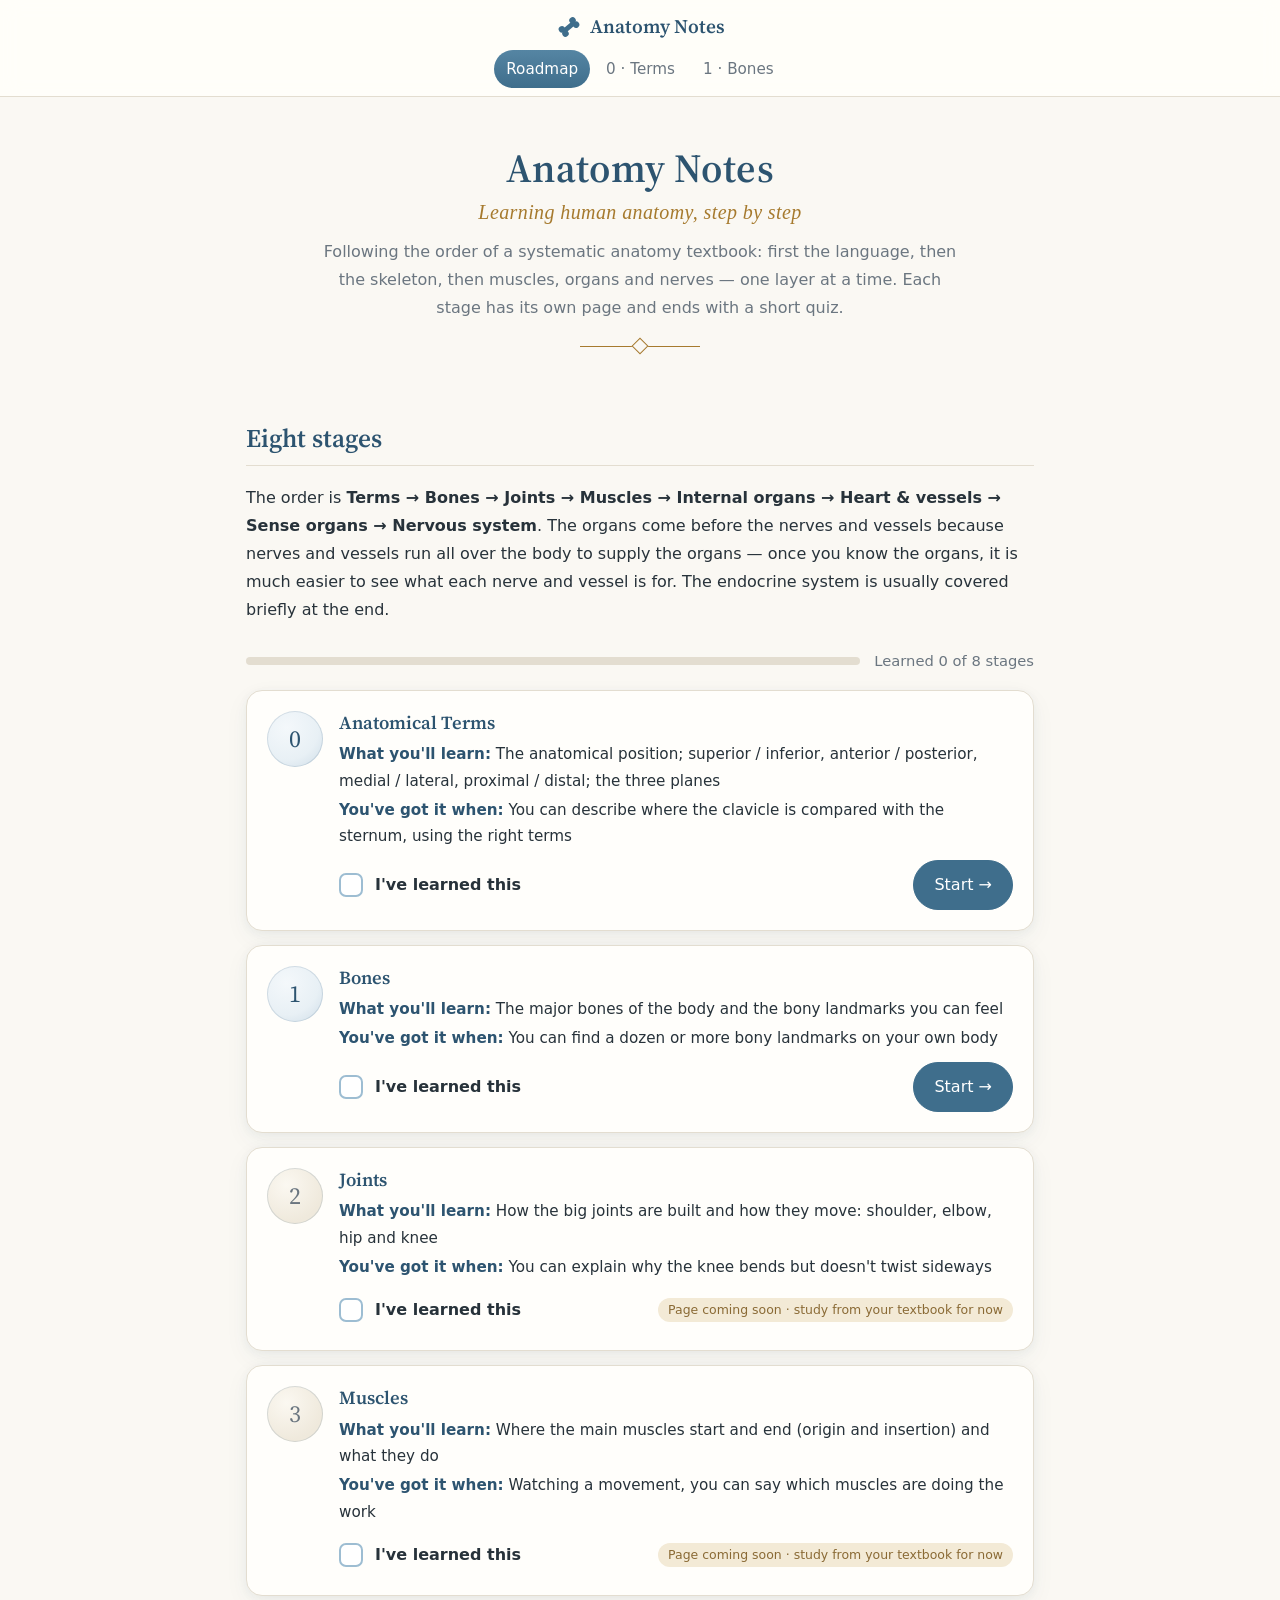
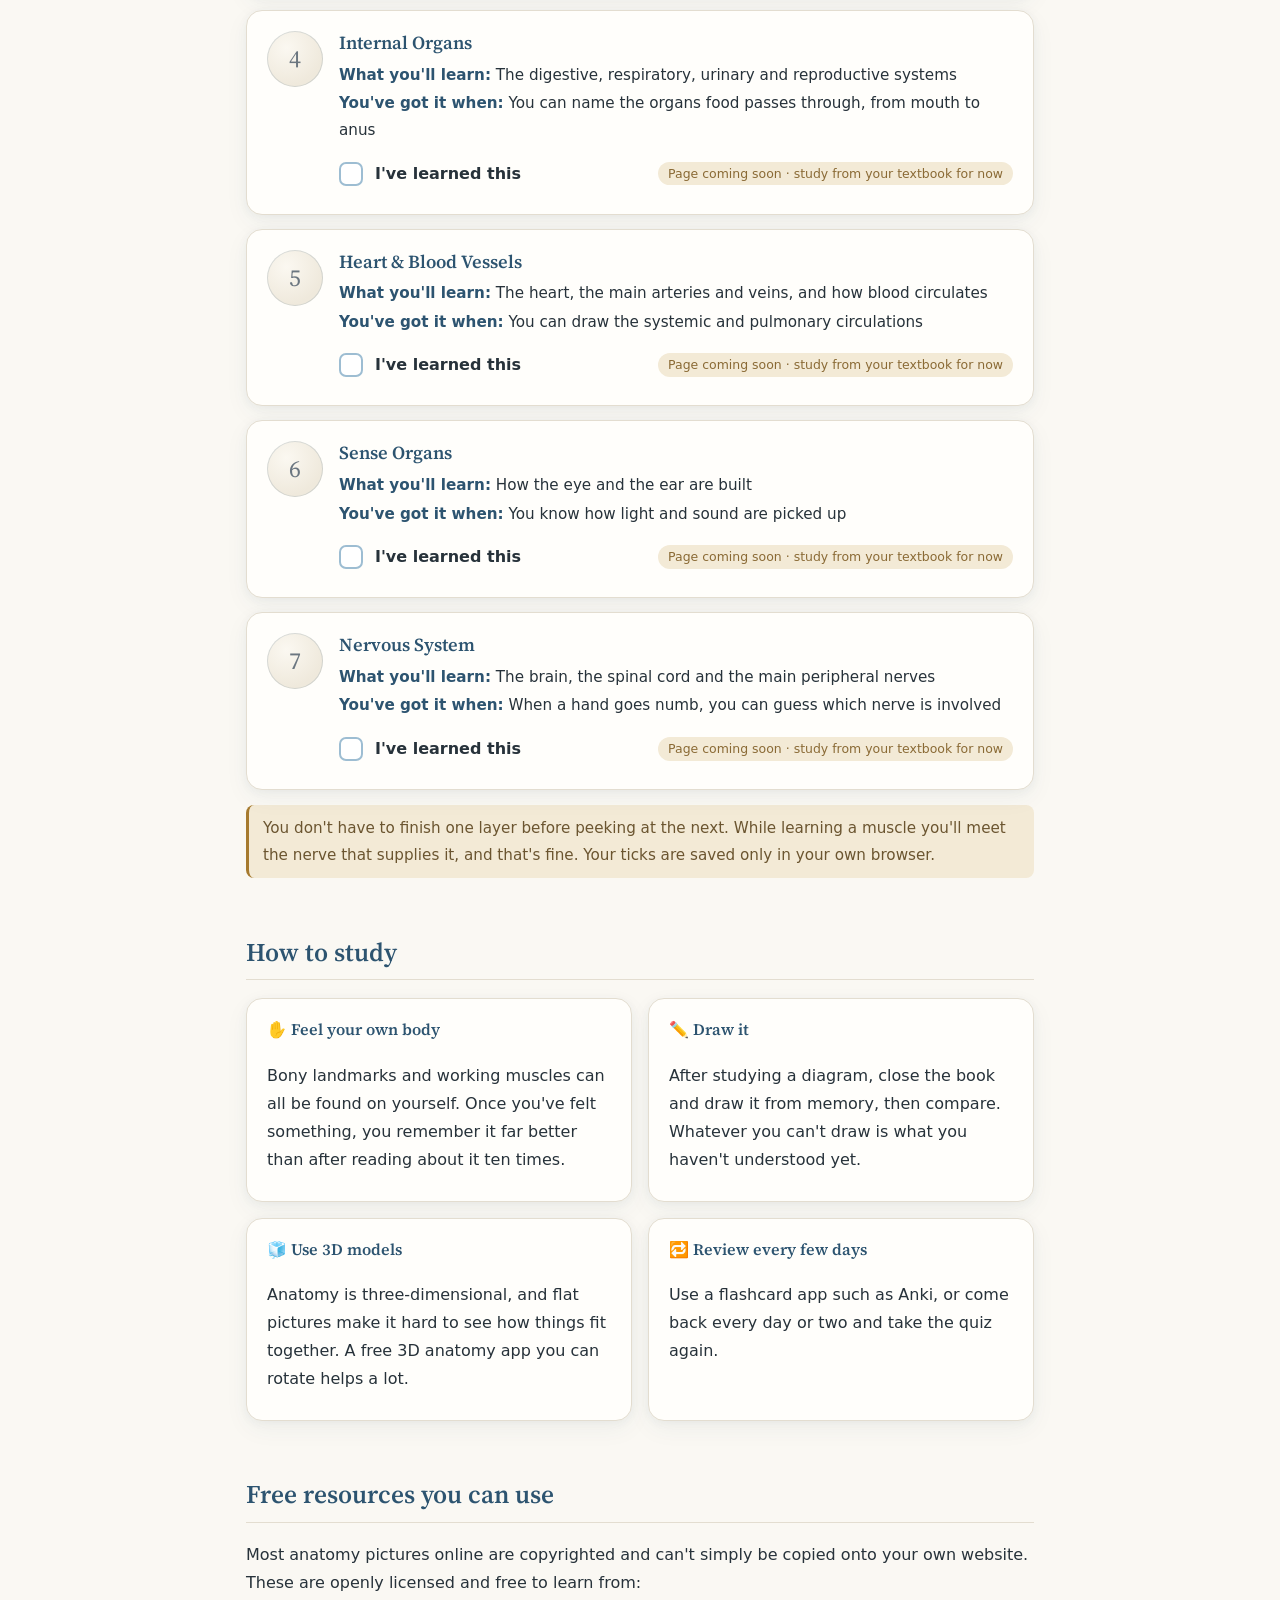
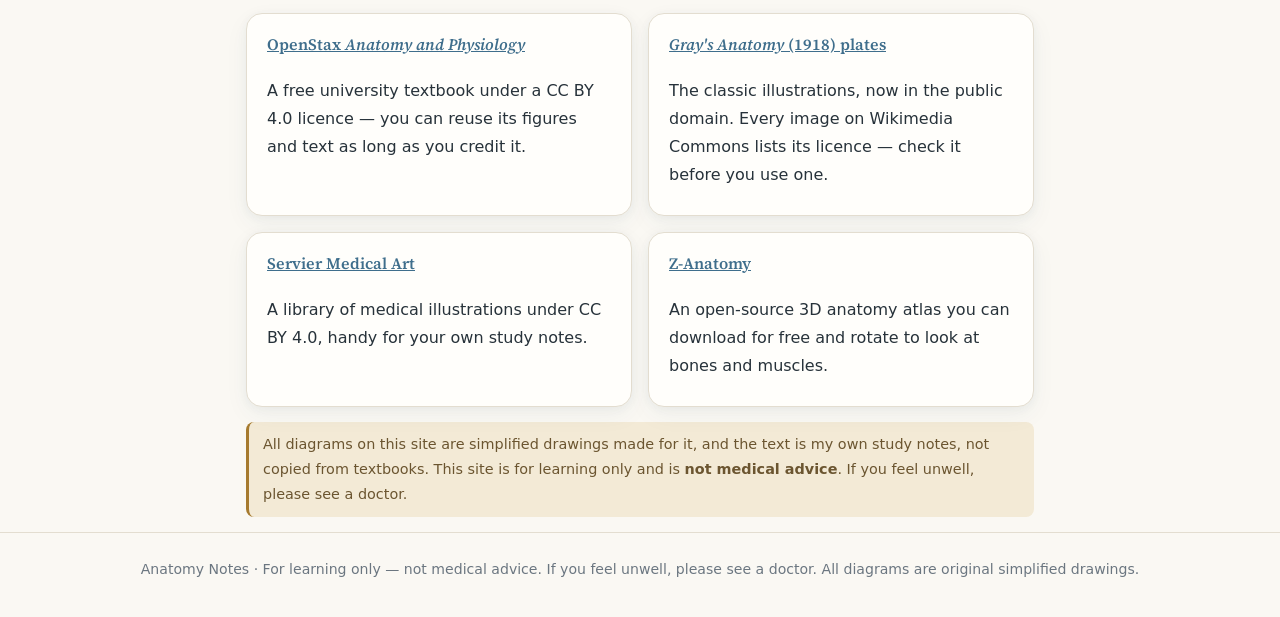
<file: index.html>
<!doctype html>
<html lang="en">
<head>
<meta charset="utf-8">
<meta name="viewport" content="width=device-width, initial-scale=1">
<title>Anatomy Notes · Learning anatomy step by step</title>
<meta name="description" content="Learn human anatomy step by step, following the order of a systematic anatomy textbook: terms, bones, joints, muscles, organs, vessels, sense organs and nerves. Each stage has its own page and a quiz.">
<link rel="icon" href="images/favicon.svg" type="image/svg+xml">
<link rel="preconnect" href="https://fonts.googleapis.com">
<link rel="preconnect" href="https://fonts.gstatic.com" crossorigin>
<link href="https://fonts.googleapis.com/css2?family=Source+Serif+4:opsz,wght@8..60,400;8..60,600&display=swap" rel="stylesheet">
<link rel="stylesheet" href="css/style.css">
</head>
<body>
<header class="site-header">
  <div class="wrap">
    <a class="logo" href="index.html"><svg class="logo-mark" viewBox="0 0 32 32" aria-hidden="true"><g fill="#3f6e8c" transform="rotate(-40 16 16)"><rect x="8" y="13" width="16" height="6" rx="2"/><circle cx="7.5" cy="12.6" r="4"/><circle cx="7.5" cy="19.4" r="4"/><circle cx="24.5" cy="12.6" r="4"/><circle cx="24.5" cy="19.4" r="4"/></g></svg>Anatomy Notes</a>
    <nav class="nav">
      <a href="index.html" class="active">Roadmap</a>
      <a href="terms.html">0 · Terms</a>
      <a href="bones.html">1 · Bones</a>
    </nav>
  </div>
</header>

<main class="wrap narrow">
  <section class="page-hero">
    <h1>Anatomy Notes<span class="en">Learning human anatomy, step by step</span></h1>
    <p>Following the order of a systematic anatomy textbook: first the language, then the skeleton, then muscles, organs and nerves — one layer at a time. Each stage has its own page and ends with a short quiz.</p>
    <div class="divider"></div>
  </section>

  <section class="section">
    <h2>Eight stages</h2>
    <p>The order is <b>Terms → Bones → Joints → Muscles → Internal organs → Heart &amp; vessels → Sense organs → Nervous system</b>. The organs come before the nerves and vessels because nerves and vessels run all over the body to supply the organs — once you know the organs, it is much easier to see what each nerve and vessel is for. The endocrine system is usually covered briefly at the end.</p>
    <div class="check-top">
      <div class="progress"><span id="st-bar"></span></div>
      <span id="st-done" style="color:var(--muted);font-size:.92rem"></span>
    </div>
    <div class="stages" id="stages"></div>
    <p class="note">You don't have to finish one layer before peeking at the next. While learning a muscle you'll meet the nerve that supplies it, and that's fine. Your ticks are saved only in your own browser.</p>
  </section>

  <section class="section">
    <h2>How to study</h2>
    <div class="grid2">
      <div class="card"><h4>✋ Feel your own body</h4><p>Bony landmarks and working muscles can all be found on yourself. Once you've felt something, you remember it far better than after reading about it ten times.</p></div>
      <div class="card"><h4>✏️ Draw it</h4><p>After studying a diagram, close the book and draw it from memory, then compare. Whatever you can't draw is what you haven't understood yet.</p></div>
      <div class="card"><h4>🧊 Use 3D models</h4><p>Anatomy is three-dimensional, and flat pictures make it hard to see how things fit together. A free 3D anatomy app you can rotate helps a lot.</p></div>
      <div class="card"><h4>🔁 Review every few days</h4><p>Use a flashcard app such as Anki, or come back every day or two and take the quiz again.</p></div>
    </div>
  </section>

  <section class="section">
    <h2>Free resources you can use</h2>
    <p>Most anatomy pictures online are copyrighted and can't simply be copied onto your own website. These are openly licensed and free to learn from:</p>
    <div class="grid2">
      <div class="card"><h4><a href="https://openstax.org/details/books/anatomy-and-physiology-2e" target="_blank" rel="noopener">OpenStax <i>Anatomy and Physiology</i></a></h4><p>A free university textbook under a CC BY 4.0 licence — you can reuse its figures and text as long as you credit it.</p></div>
      <div class="card"><h4><a href="https://commons.wikimedia.org/wiki/Category:Gray%27s_Anatomy_plates" target="_blank" rel="noopener"><i>Gray's Anatomy</i> (1918) plates</a></h4><p>The classic illustrations, now in the public domain. Every image on Wikimedia Commons lists its licence — check it before you use one.</p></div>
      <div class="card"><h4><a href="https://smart.servier.com/" target="_blank" rel="noopener">Servier Medical Art</a></h4><p>A library of medical illustrations under CC BY 4.0, handy for your own study notes.</p></div>
      <div class="card"><h4><a href="https://www.z-anatomy.com/" target="_blank" rel="noopener">Z-Anatomy</a></h4><p>An open-source 3D anatomy atlas you can download for free and rotate to look at bones and muscles.</p></div>
    </div>
    <p class="note disclaimer">All diagrams on this site are simplified drawings made for it, and the text is my own study notes, not copied from textbooks. This site is for learning only and is <b>not medical advice</b>. If you feel unwell, please see a doctor.</p>
  </section>
</main>

<footer class="site-footer">
  <div class="wrap">Anatomy Notes · For learning only — not medical advice. If you feel unwell, please see a doctor. All diagrams are original simplified drawings.</div>
</footer>
<script src="js/common.js"></script>
<script src="js/roadmap.js"></script>
<script>var a=document.querySelector(".nav .active");if(a)a.parentNode.scrollLeft=a.offsetLeft-a.parentNode.offsetWidth/2+a.offsetWidth/2;</script>
</body>
</html>
</file>
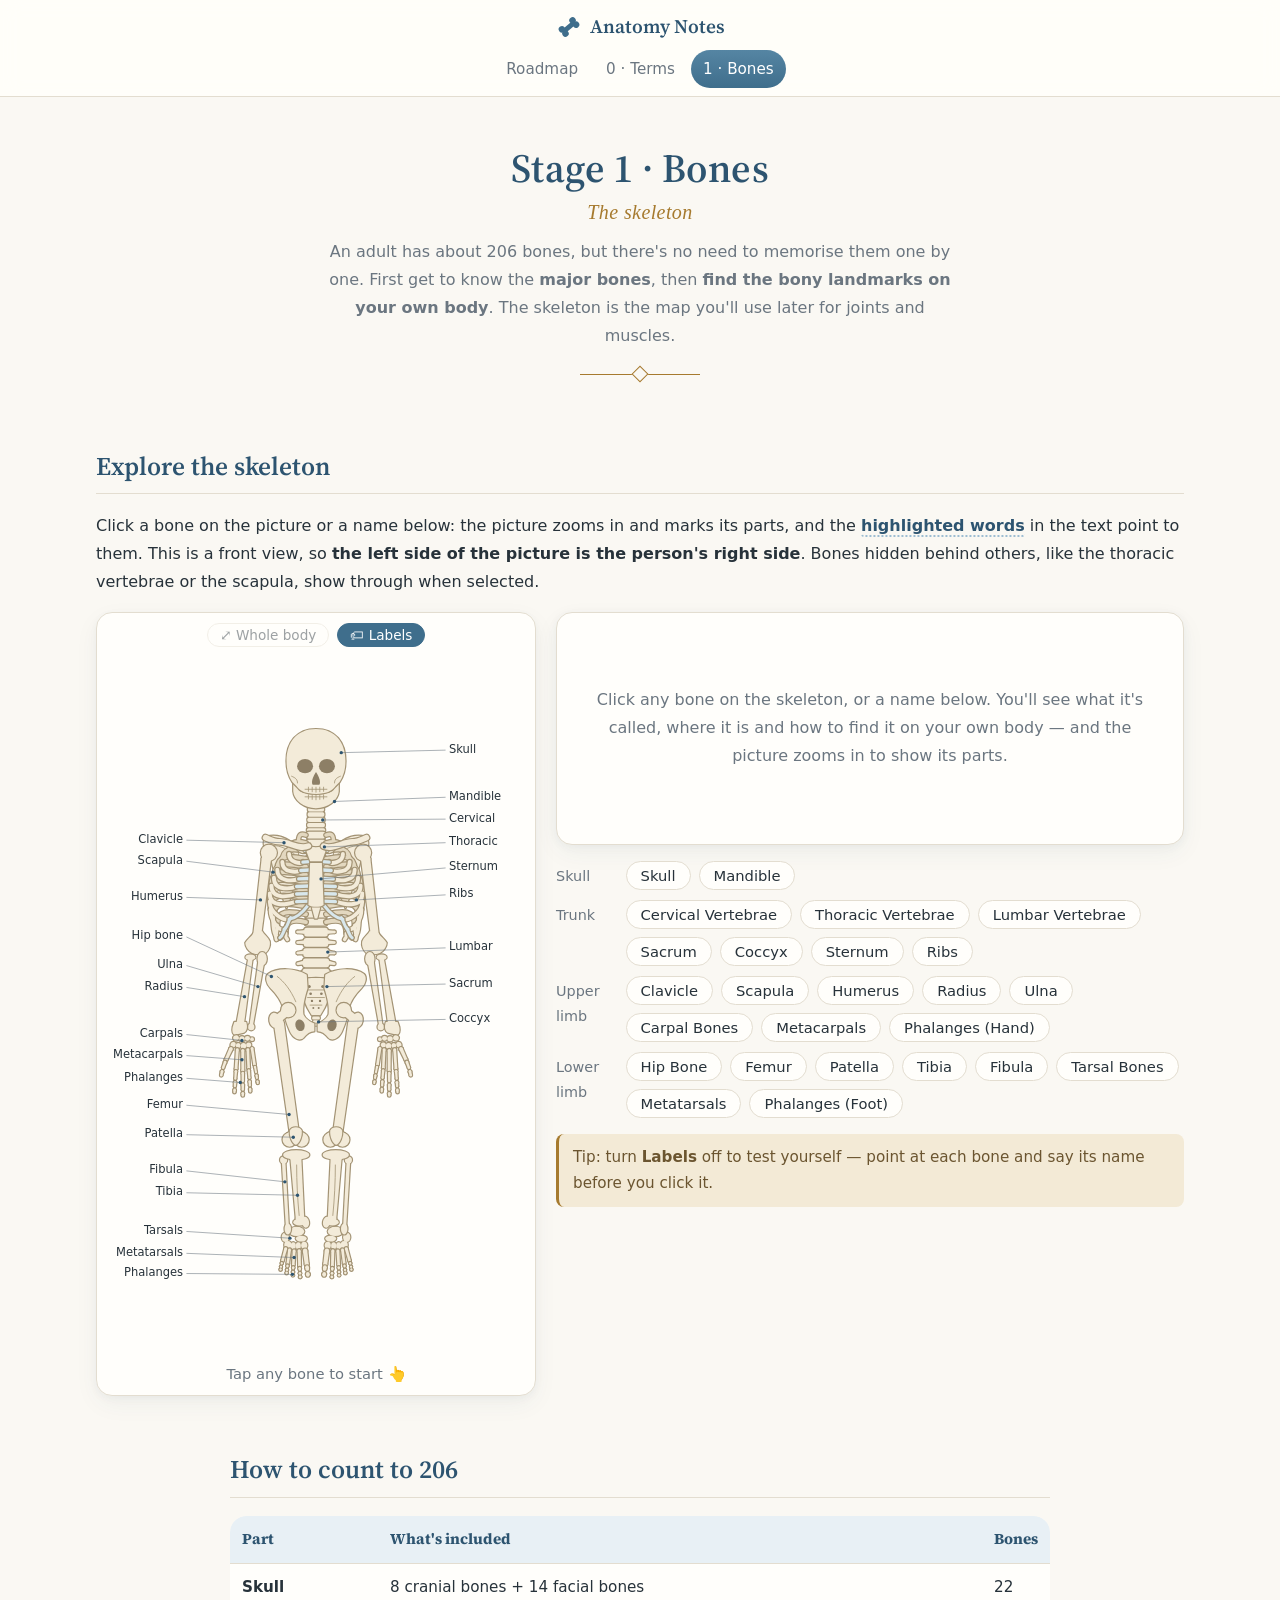
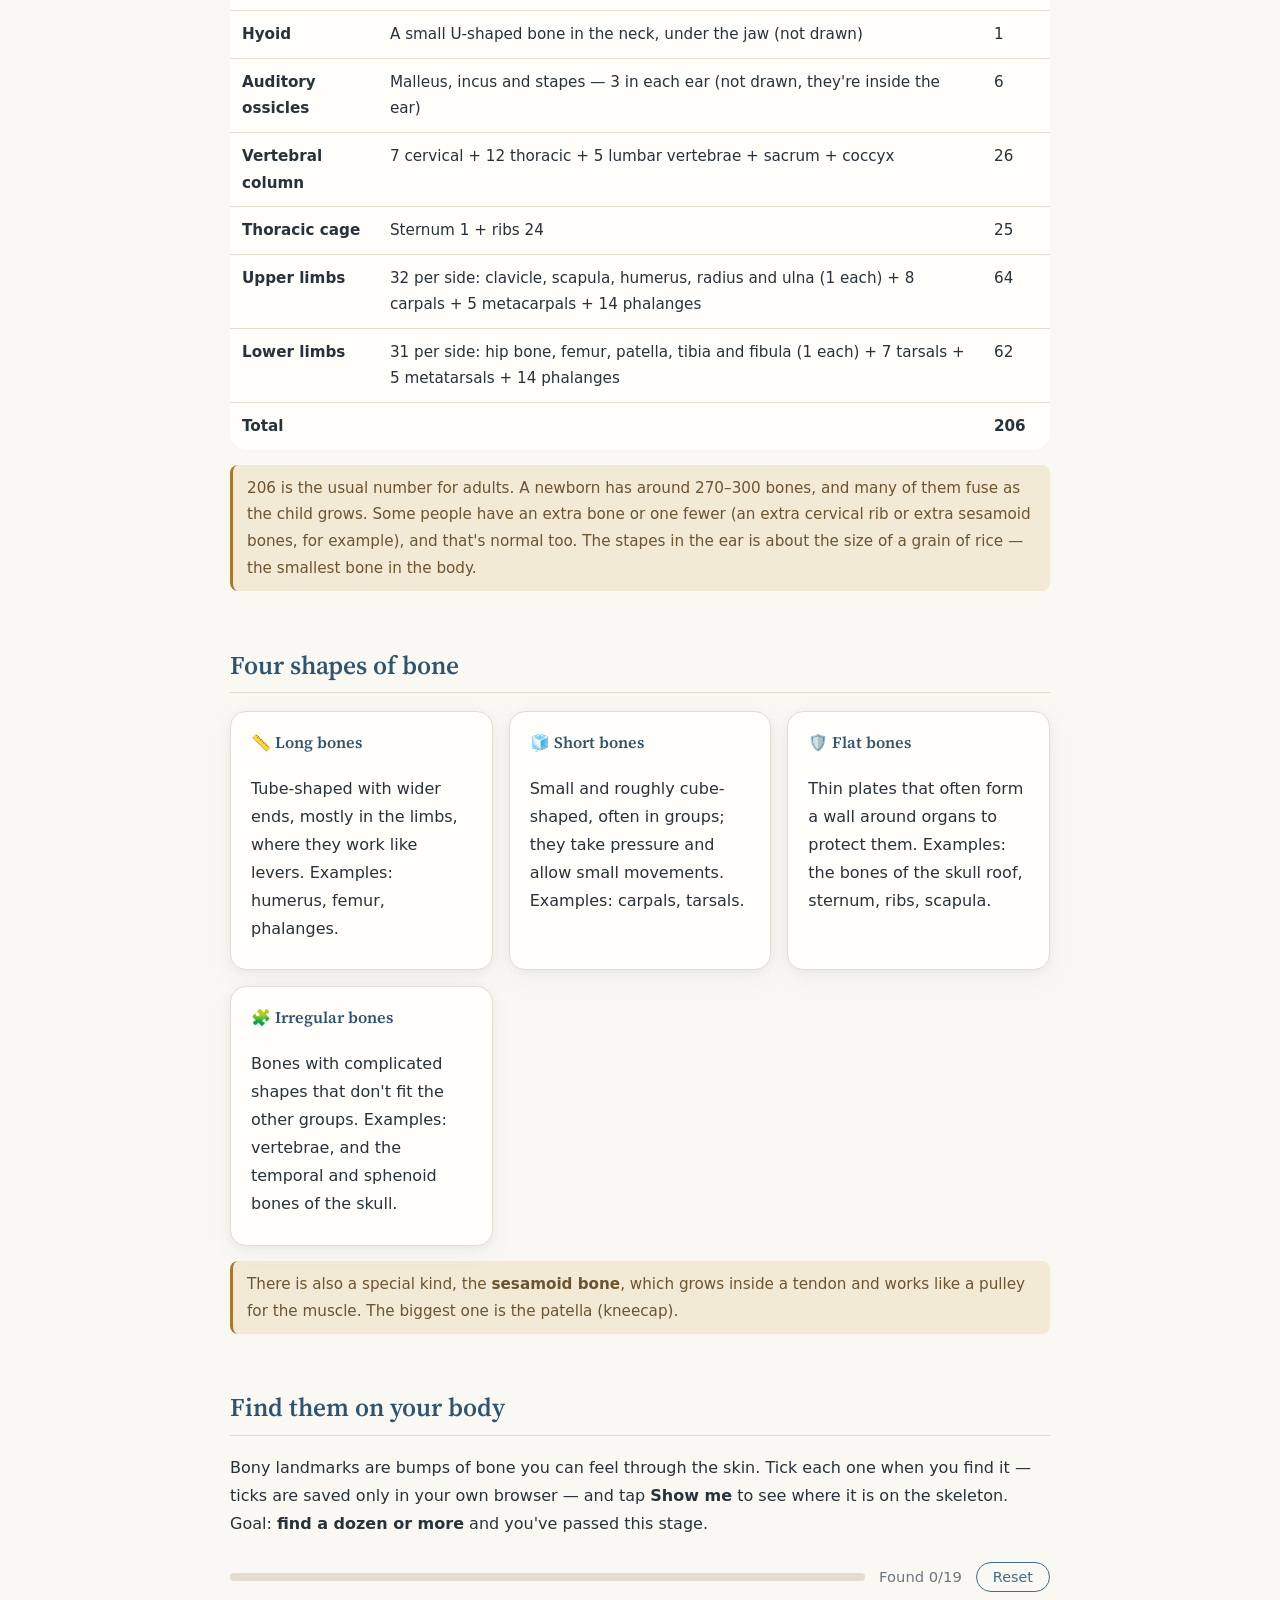
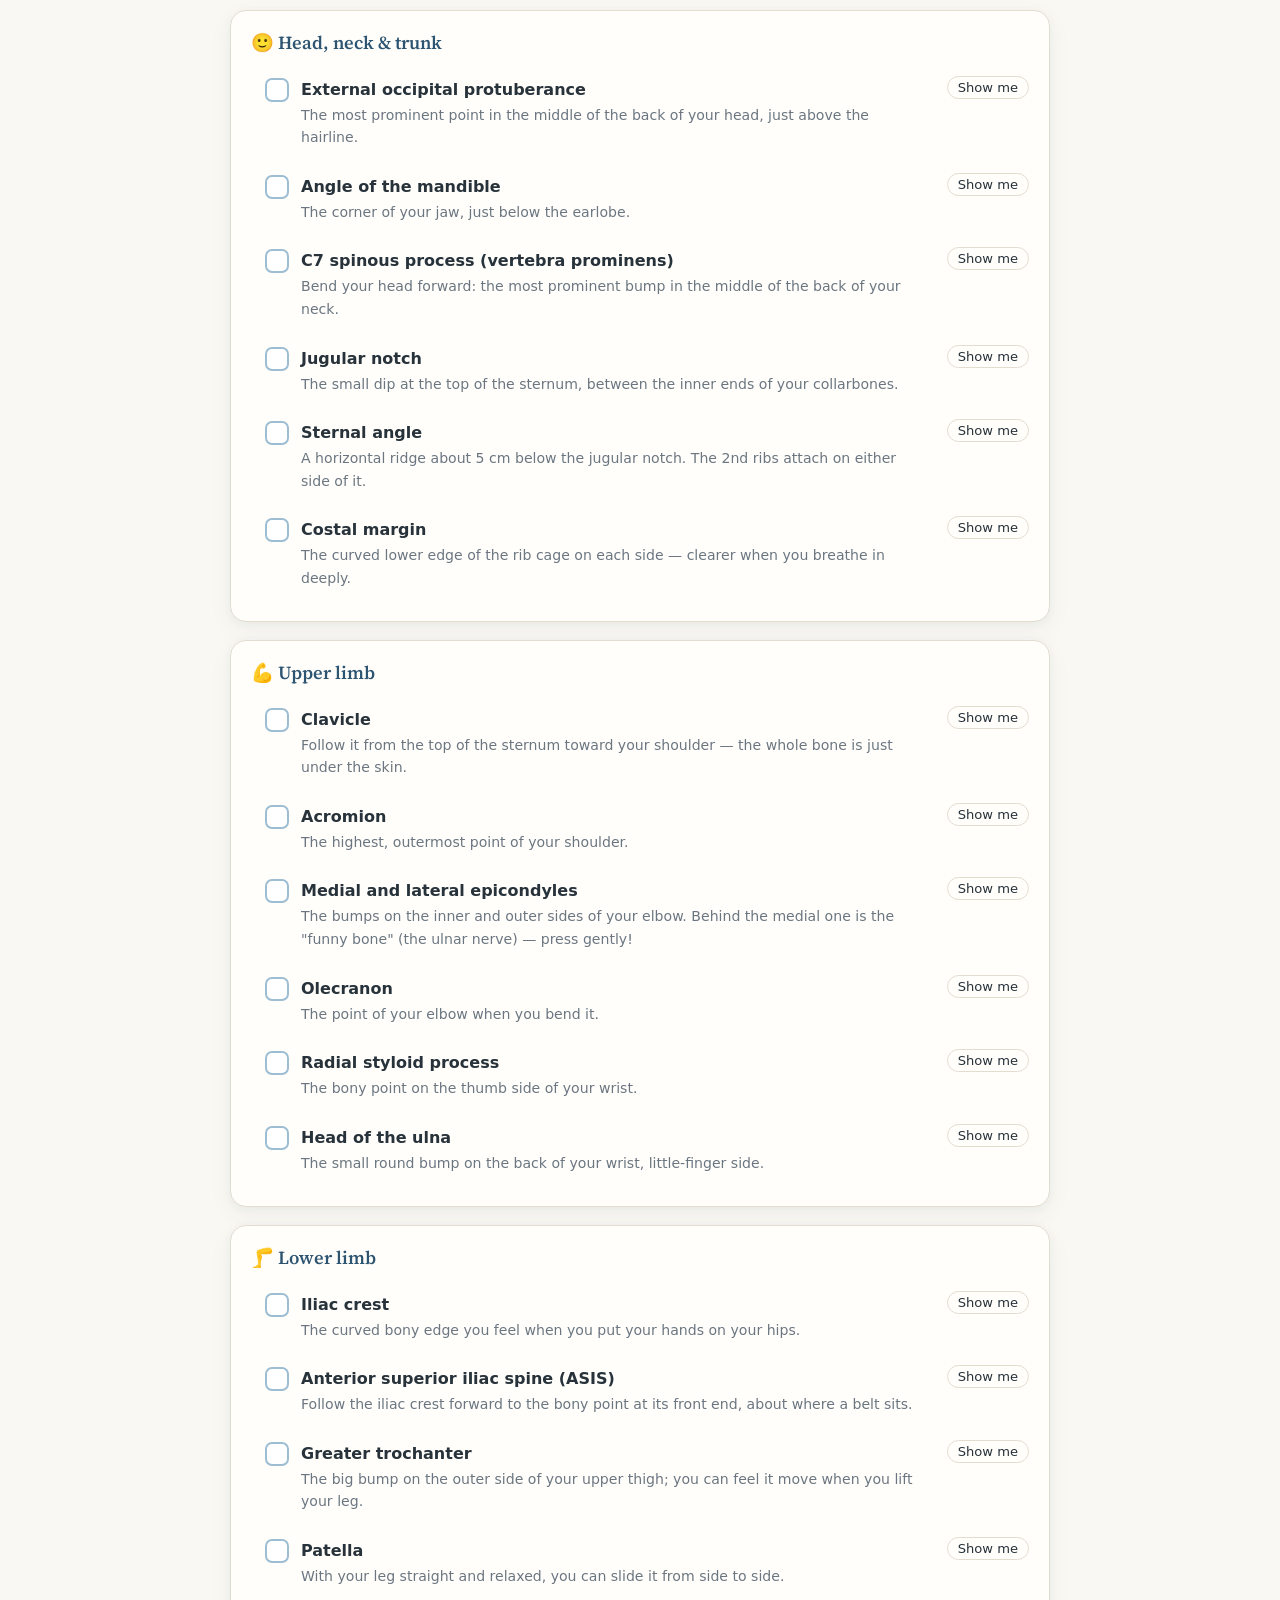
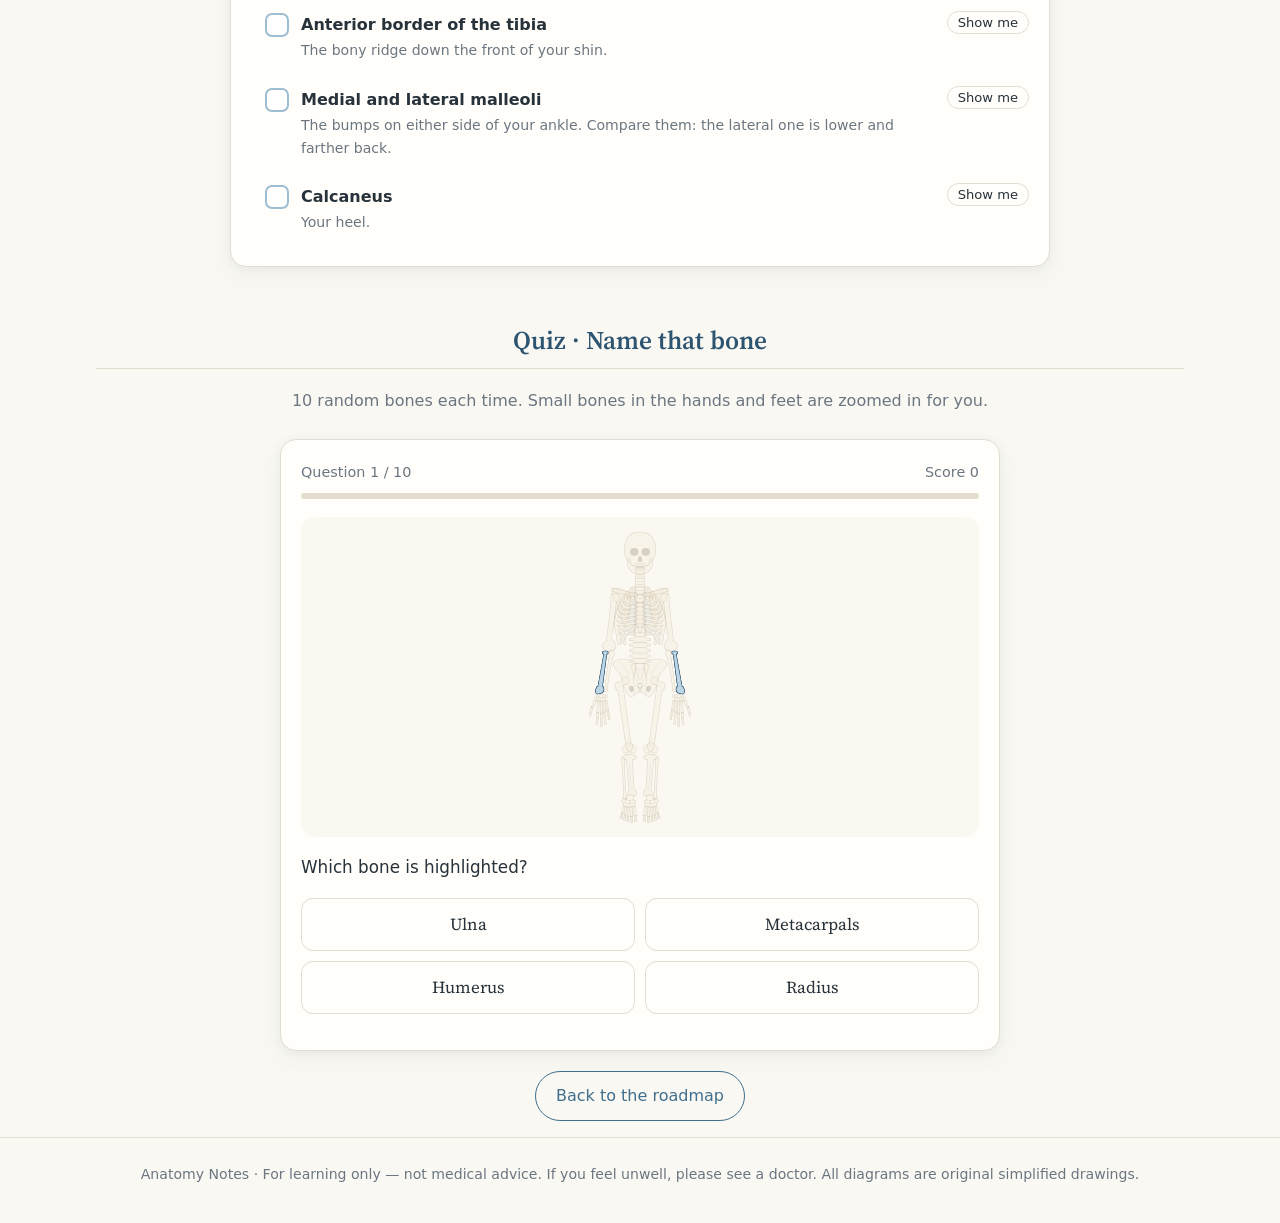
<file: bones.html>
<!doctype html>
<html lang="en">
<head>
<meta charset="utf-8">
<meta name="viewport" content="width=device-width, initial-scale=1">
<title>Stage 1 · Bones · Anatomy Notes</title>
<meta name="description" content="Stage 1 of Anatomy Notes: explore a clickable, zoomable skeleton, find bony landmarks on your own body, and take a name-that-bone quiz.">
<link rel="icon" href="images/favicon.svg" type="image/svg+xml">
<link rel="preconnect" href="https://fonts.googleapis.com">
<link rel="preconnect" href="https://fonts.gstatic.com" crossorigin>
<link href="https://fonts.googleapis.com/css2?family=Source+Serif+4:opsz,wght@8..60,400;8..60,600&display=swap" rel="stylesheet">
<link rel="stylesheet" href="css/style.css">
</head>
<body>
<header class="site-header">
  <div class="wrap">
    <a class="logo" href="index.html"><svg class="logo-mark" viewBox="0 0 32 32" aria-hidden="true"><g fill="#3f6e8c" transform="rotate(-40 16 16)"><rect x="8" y="13" width="16" height="6" rx="2"/><circle cx="7.5" cy="12.6" r="4"/><circle cx="7.5" cy="19.4" r="4"/><circle cx="24.5" cy="12.6" r="4"/><circle cx="24.5" cy="19.4" r="4"/></g></svg>Anatomy Notes</a>
    <nav class="nav">
      <a href="index.html">Roadmap</a>
      <a href="terms.html">0 · Terms</a>
      <a href="bones.html" class="active">1 · Bones</a>
    </nav>
  </div>
</header>

<main class="wrap">
  <section class="page-hero">
    <h1>Stage 1 · Bones<span class="en">The skeleton</span></h1>
    <p>An adult has about 206 bones, but there's no need to memorise them one by one. First get to know the <b>major bones</b>, then <b>find the bony landmarks on your own body</b>. The skeleton is the map you'll use later for joints and muscles.</p>
    <div class="divider"></div>
  </section>

  <section class="section" id="explore">
    <h2>Explore the skeleton</h2>
    <p>Click a bone on the picture or a name below: the picture zooms in and marks its parts, and the <span class="mk">highlighted words</span> in the text point to them. This is a front view, so <b>the left side of the picture is the person's right side</b>. Bones hidden behind others, like the thoracic vertebrae or the scapula, show through when selected.</p>
    <div class="explore">
      <div class="card sk-figure">
        <div class="sk-tools">
          <button class="chip" id="sk-full" disabled>⤢ Whole body</button>
          <button class="chip" id="sk-lab" aria-pressed="true">🏷 Labels</button>
        </div>
        <div id="sk-fig"></div>
        <div class="sk-cap" id="sk-cap"></div>
      </div>
      <div>
        <div class="card sk-info" id="sk-info" aria-live="polite"></div>
        <div class="sk-list" id="sk-list"></div>
        <p class="note" style="margin-top:16px">Tip: turn <b>Labels</b> off to test yourself — point at each bone and say its name before you click it.</p>
      </div>
    </div>
  </section>

  <section class="section narrow" style="margin:0 auto" id="count">
    <h2>How to count to 206</h2>
    <div class="table-scroll">
      <table class="cmp">
        <tr><th>Part</th><th>What's included</th><th>Bones</th></tr>
        <tr><td><b>Skull</b></td><td>8 cranial bones + 14 facial bones</td><td>22</td></tr>
        <tr><td><b>Hyoid</b></td><td>A small U-shaped bone in the neck, under the jaw (not drawn)</td><td>1</td></tr>
        <tr><td><b>Auditory ossicles</b></td><td>Malleus, incus and stapes — 3 in each ear (not drawn, they're inside the ear)</td><td>6</td></tr>
        <tr><td><b>Vertebral column</b></td><td>7 cervical + 12 thoracic + 5 lumbar vertebrae + sacrum + coccyx</td><td>26</td></tr>
        <tr><td><b>Thoracic cage</b></td><td>Sternum 1 + ribs 24</td><td>25</td></tr>
        <tr><td><b>Upper limbs</b></td><td>32 per side: clavicle, scapula, humerus, radius and ulna (1 each) + 8 carpals + 5 metacarpals + 14 phalanges</td><td>64</td></tr>
        <tr><td><b>Lower limbs</b></td><td>31 per side: hip bone, femur, patella, tibia and fibula (1 each) + 7 tarsals + 5 metatarsals + 14 phalanges</td><td>62</td></tr>
        <tr><td><b>Total</b></td><td></td><td><b>206</b></td></tr>
      </table>
    </div>
    <p class="note">206 is the usual number for adults. A newborn has around 270–300 bones, and many of them fuse as the child grows. Some people have an extra bone or one fewer (an extra cervical rib or extra sesamoid bones, for example), and that's normal too. The stapes in the ear is about the size of a grain of rice — the smallest bone in the body.</p>

    <h2>Four shapes of bone</h2>
    <div class="grid2">
      <div class="card"><h4>📏 Long bones</h4><p>Tube-shaped with wider ends, mostly in the limbs, where they work like levers. Examples: humerus, femur, phalanges.</p></div>
      <div class="card"><h4>🧊 Short bones</h4><p>Small and roughly cube-shaped, often in groups; they take pressure and allow small movements. Examples: carpals, tarsals.</p></div>
      <div class="card"><h4>🛡️ Flat bones</h4><p>Thin plates that often form a wall around organs to protect them. Examples: the bones of the skull roof, sternum, ribs, scapula.</p></div>
      <div class="card"><h4>🧩 Irregular bones</h4><p>Bones with complicated shapes that don't fit the other groups. Examples: vertebrae, and the temporal and sphenoid bones of the skull.</p></div>
    </div>
    <p class="note">There is also a special kind, the <b>sesamoid bone</b>, which grows inside a tendon and works like a pulley for the muscle. The biggest one is the patella (kneecap).</p>
  </section>

  <section class="section narrow" style="margin:0 auto" id="landmarks">
    <h2>Find them on your body</h2>
    <p>Bony landmarks are bumps of bone you can feel through the skin. Tick each one when you find it — ticks are saved only in your own browser — and tap <b>Show me</b> to see where it is on the skeleton. Goal: <b>find a dozen or more</b> and you've passed this stage.</p>
    <div class="check-top">
      <div class="progress"><span id="lm-bar"></span></div>
      <span id="lm-done" style="color:var(--muted);font-size:.92rem"></span>
      <button class="btn ghost" id="lm-reset" style="padding:6px 16px;font-size:.9rem">Reset</button>
    </div>
    <div id="lm-list"></div>
  </section>

  <section class="section" id="test">
    <h2 style="text-align:center">Quiz · Name that bone</h2>
    <p style="text-align:center;color:var(--muted)">10 random bones each time. Small bones in the hands and feet are zoomed in for you.</p>
    <div class="quiz card" id="quiz"></div>
    <p style="text-align:center;margin-top:20px"><a class="btn ghost" href="index.html">Back to the roadmap</a></p>
  </section>
</main>

<footer class="site-footer">
  <div class="wrap">Anatomy Notes · For learning only — not medical advice. If you feel unwell, please see a doctor. All diagrams are original simplified drawings.</div>
</footer>
<script src="js/common.js"></script>
<script src="js/bones.js"></script>
<script>var a=document.querySelector(".nav .active");if(a)a.parentNode.scrollLeft=a.offsetLeft-a.parentNode.offsetWidth/2+a.offsetWidth/2;</script>
</body>
</html>
</file>
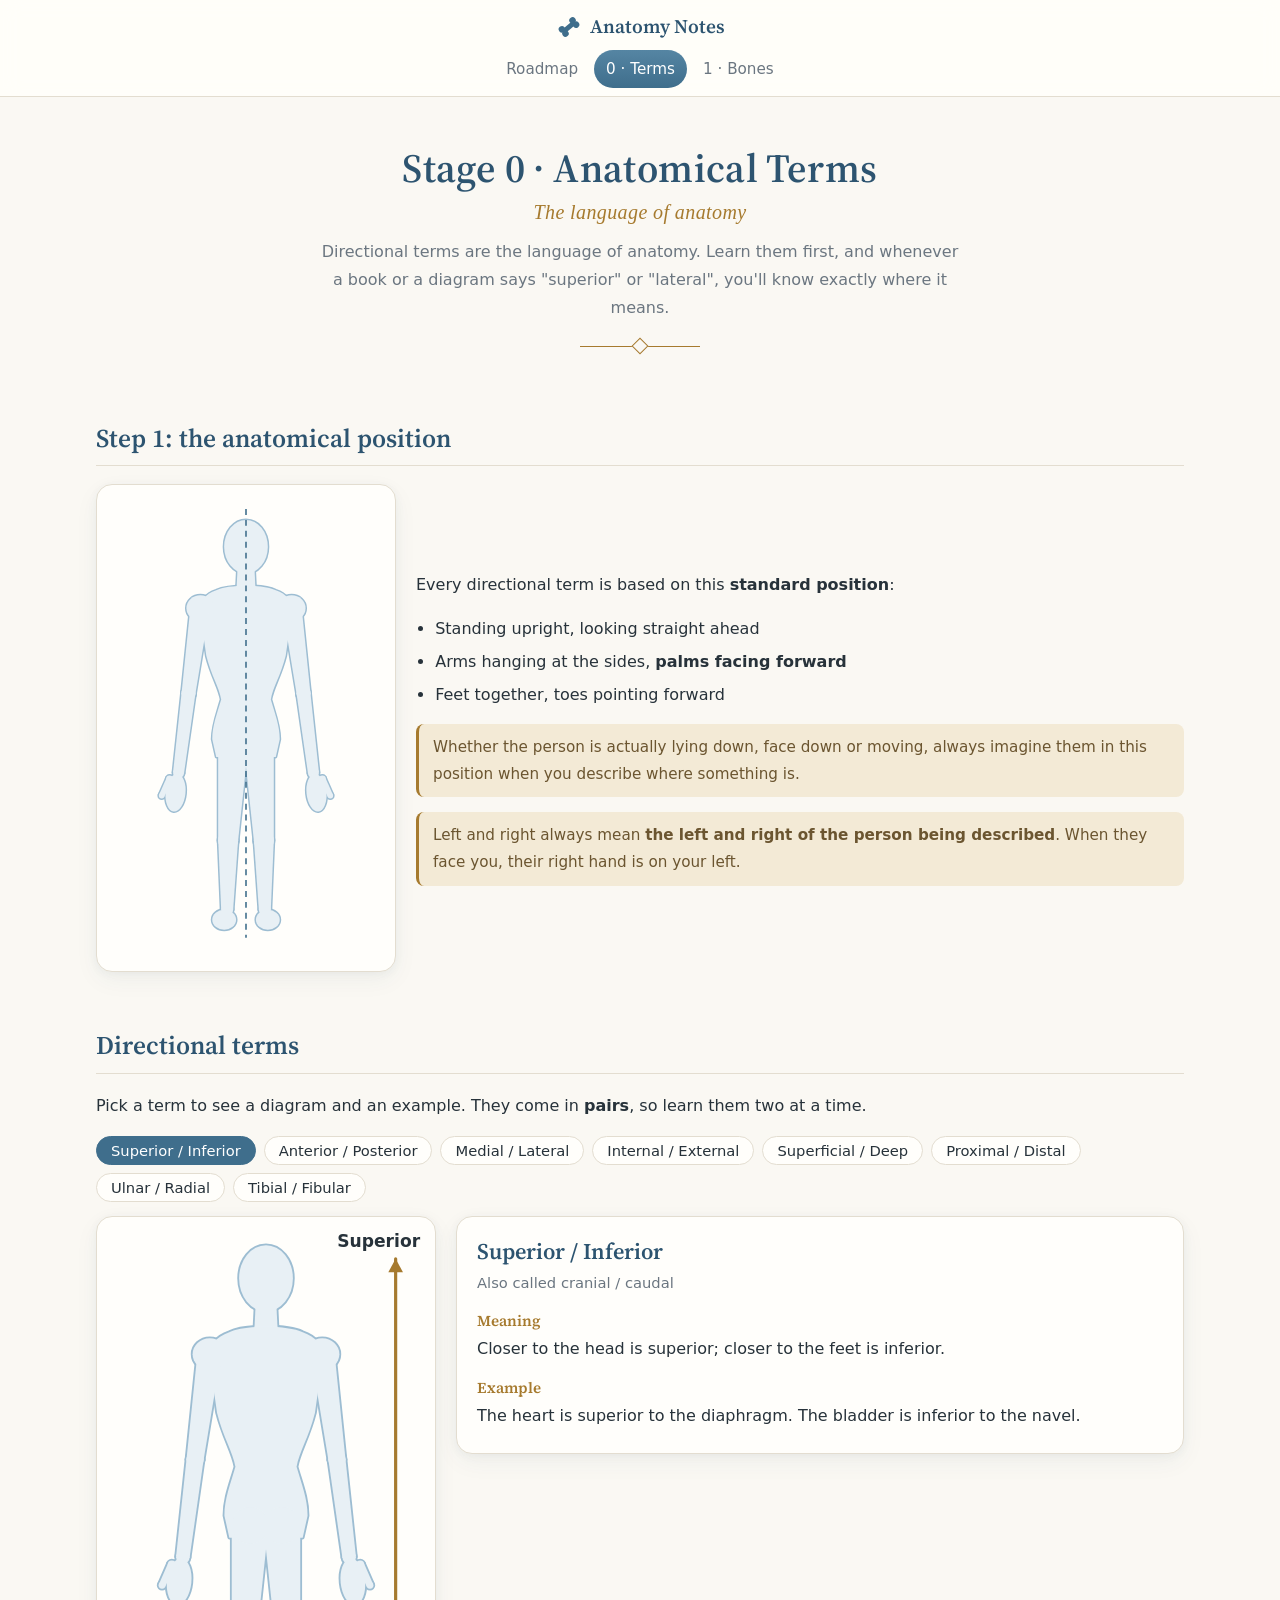
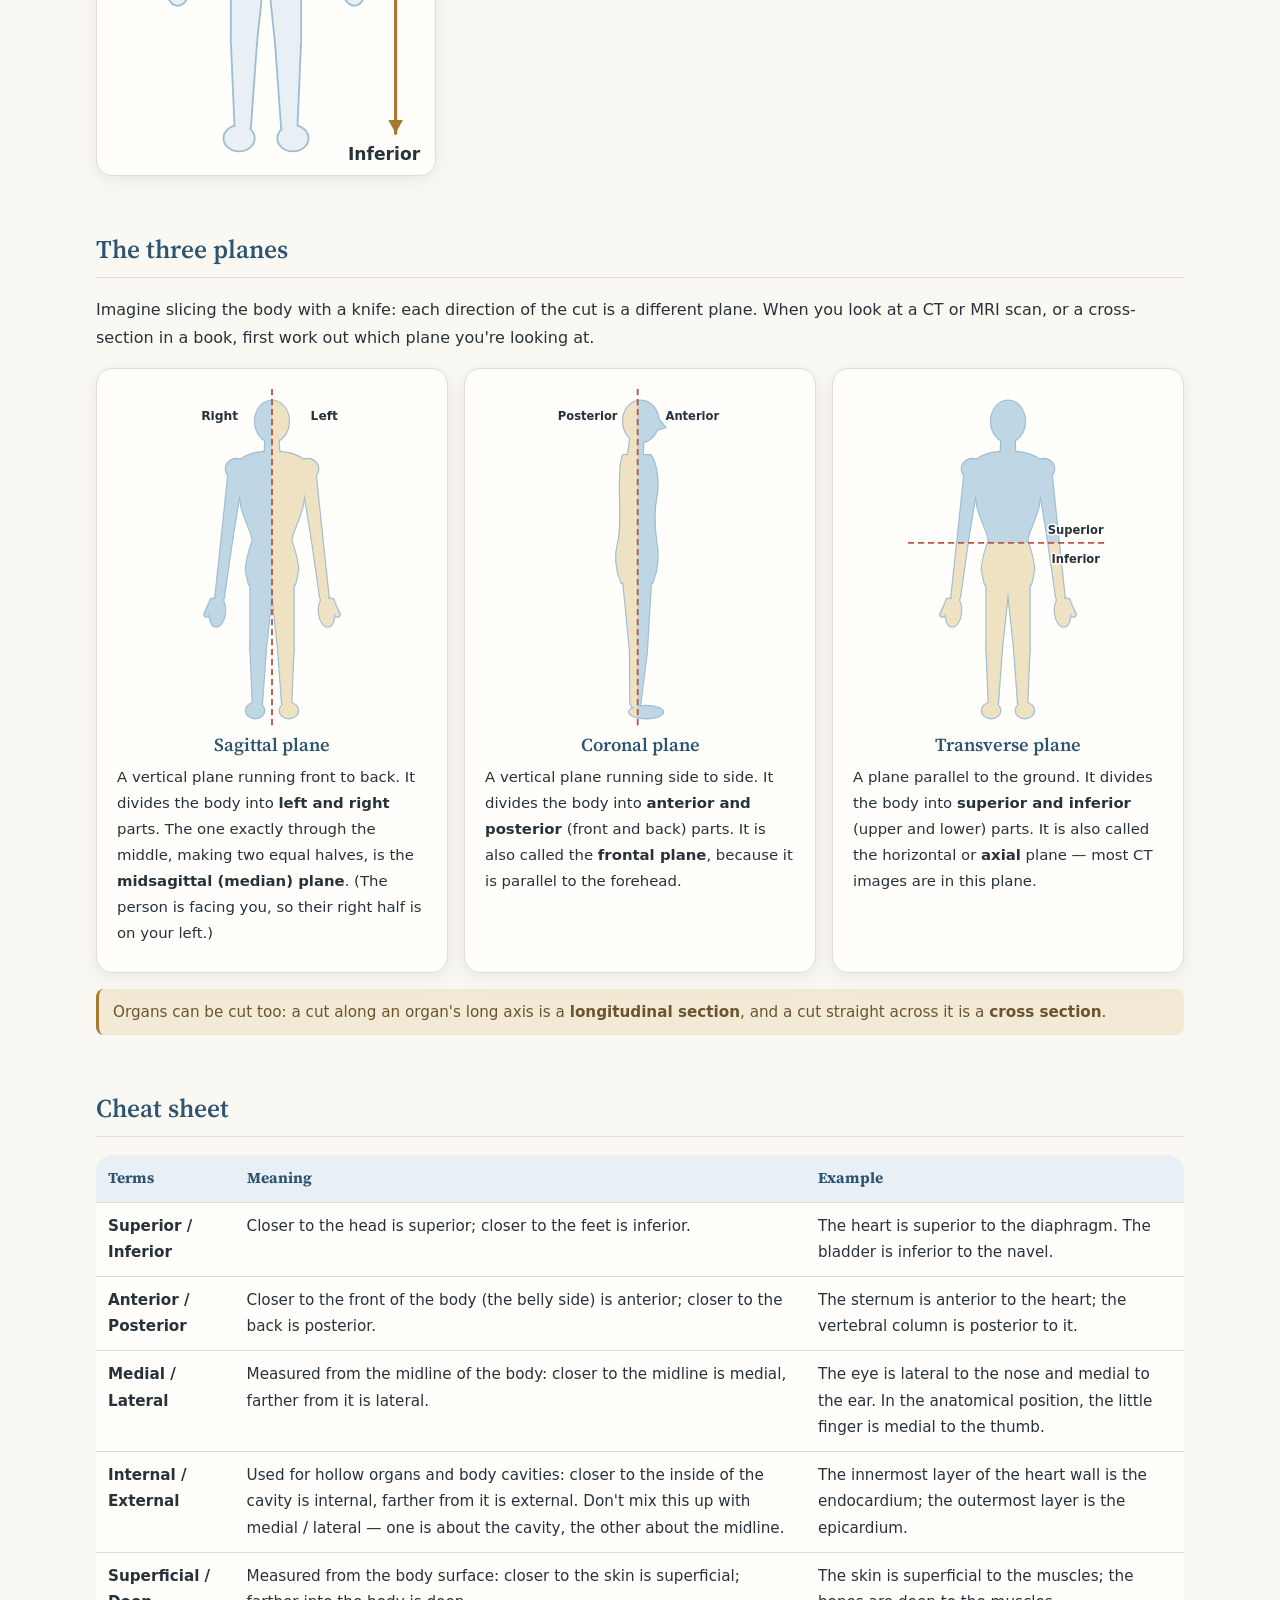
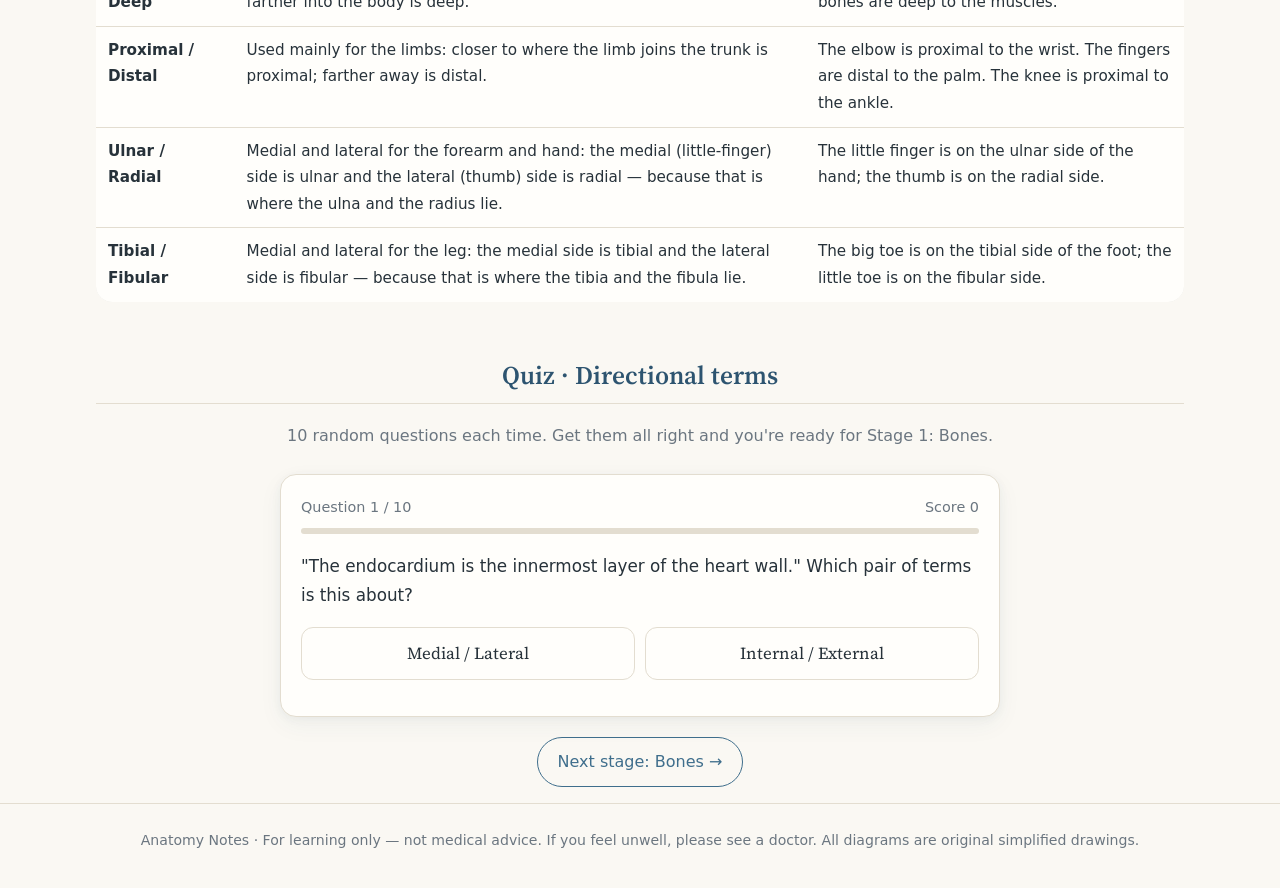
<file: terms.html>
<!doctype html>
<html lang="en">
<head>
<meta charset="utf-8">
<meta name="viewport" content="width=device-width, initial-scale=1">
<title>Stage 0 · Anatomical Terms · Anatomy Notes</title>
<meta name="description" content="Stage 0 of Anatomy Notes: the anatomical position, directional terms, the three planes of the body, and a quiz.">
<link rel="icon" href="images/favicon.svg" type="image/svg+xml">
<link rel="preconnect" href="https://fonts.googleapis.com">
<link rel="preconnect" href="https://fonts.gstatic.com" crossorigin>
<link href="https://fonts.googleapis.com/css2?family=Source+Serif+4:opsz,wght@8..60,400;8..60,600&display=swap" rel="stylesheet">
<link rel="stylesheet" href="css/style.css">
</head>
<body>
<header class="site-header">
  <div class="wrap">
    <a class="logo" href="index.html"><svg class="logo-mark" viewBox="0 0 32 32" aria-hidden="true"><g fill="#3f6e8c" transform="rotate(-40 16 16)"><rect x="8" y="13" width="16" height="6" rx="2"/><circle cx="7.5" cy="12.6" r="4"/><circle cx="7.5" cy="19.4" r="4"/><circle cx="24.5" cy="12.6" r="4"/><circle cx="24.5" cy="19.4" r="4"/></g></svg>Anatomy Notes</a>
    <nav class="nav">
      <a href="index.html">Roadmap</a>
      <a href="terms.html" class="active">0 · Terms</a>
      <a href="bones.html">1 · Bones</a>
    </nav>
  </div>
</header>

<main class="wrap">
  <section class="page-hero">
    <h1>Stage 0 · Anatomical Terms<span class="en">The language of anatomy</span></h1>
    <p>Directional terms are the language of anatomy. Learn them first, and whenever a book or a diagram says "superior" or "lateral", you'll know exactly where it means.</p>
    <div class="divider"></div>
  </section>

  <section class="section" id="pose">
    <h2>Step 1: the anatomical position</h2>
    <div class="pose">
      <div class="card fig" id="pose-fig"></div>
      <div>
        <p>Every directional term is based on this <b>standard position</b>:</p>
        <ul>
          <li>Standing upright, looking straight ahead</li>
          <li>Arms hanging at the sides, <b>palms facing forward</b></li>
          <li>Feet together, toes pointing forward</li>
        </ul>
        <p class="note">Whether the person is actually lying down, face down or moving, always imagine them in this position when you describe where something is.</p>
        <p class="note">Left and right always mean <b>the left and right of the person being described</b>. When they face you, their right hand is on your left.</p>
      </div>
    </div>
  </section>

  <section class="section" id="terms">
    <h2>Directional terms</h2>
    <p>Pick a term to see a diagram and an example. They come in <b>pairs</b>, so learn them two at a time.</p>
    <div class="chips" id="term-chips"></div>
    <div class="term-view">
      <div class="card fig" id="term-fig"></div>
      <div class="card term-text" id="term-text" aria-live="polite"></div>
    </div>
  </section>

  <section class="section" id="planes">
    <h2>The three planes</h2>
    <p>Imagine slicing the body with a knife: each direction of the cut is a different plane. When you look at a CT or MRI scan, or a cross-section in a book, first work out which plane you're looking at.</p>
    <div class="grid3 planes" id="plane-cards"></div>
    <p class="note">Organs can be cut too: a cut along an organ's long axis is a <b>longitudinal section</b>, and a cut straight across it is a <b>cross section</b>.</p>
  </section>

  <section class="section" id="table">
    <h2>Cheat sheet</h2>
    <div class="table-scroll"><table class="cmp" id="term-table"></table></div>
  </section>

  <section class="section" id="test">
    <h2 style="text-align:center">Quiz · Directional terms</h2>
    <p style="text-align:center;color:var(--muted)">10 random questions each time. Get them all right and you're ready for Stage 1: Bones.</p>
    <div class="quiz card" id="quiz"></div>
    <p style="text-align:center;margin-top:20px"><a class="btn ghost" href="bones.html">Next stage: Bones →</a></p>
  </section>
</main>

<footer class="site-footer">
  <div class="wrap">Anatomy Notes · For learning only — not medical advice. If you feel unwell, please see a doctor. All diagrams are original simplified drawings.</div>
</footer>
<script src="js/common.js"></script>
<script src="js/terms.js"></script>
<script>var a=document.querySelector(".nav .active");if(a)a.parentNode.scrollLeft=a.offsetLeft-a.parentNode.offsetWidth/2+a.offsetWidth/2;</script>
</body>
</html>
</file>
<file: css/style.css>
/* ===== Anatomy Notes · site styles ===== */
:root {
  /* Palette: bone white + slate blue, with antique-gold accents */
  --accent: #3f6e8c;        /* slate blue: main colour */
  --accent-deep: #2d5470;   /* deep slate blue: headings */
  --accent-soft: #9dbdd2;   /* light slate blue */
  --accent-mist: #e8f0f5;   /* very pale blue */
  --bg: #faf8f3;            /* bone white: page background */
  --paper: #fffefb;         /* cards */
  --gold: #a67a2e;          /* antique gold */
  --gold-soft: #eadcbe;
  --ink: #27323a;           /* body text */
  --muted: #6b7680;
  --line: #e3ddd0;
  --ok: #3f8a5f;
  --bad: #b5584a;
  --radius: 16px;
  --shadow: 0 2px 10px rgba(45, 70, 90, .05), 0 8px 24px rgba(45, 70, 90, .05);
  --serif: "Source Serif 4", Georgia, "Times New Roman", serif;
  --sans: system-ui, -apple-system, "Segoe UI", Roboto, "Helvetica Neue", Arial, sans-serif;
}

* { box-sizing: border-box; }
html { -webkit-text-size-adjust: 100%; scroll-behavior: smooth; }
body {
  margin: 0;
  background: var(--bg);
  color: var(--ink);
  font-family: var(--sans);
  font-size: 16px;
  line-height: 1.75;
}
img { max-width: 100%; display: block; }
a { color: var(--accent); }
h1, h2, h3, h4 { font-family: var(--serif); color: var(--accent-deep); line-height: 1.35; font-weight: 600; }
h1 { font-size: clamp(1.8rem, 4vw, 2.5rem); margin: 0 0 .3em; letter-spacing: .01em; }
h2 { font-size: clamp(1.3rem, 3vw, 1.6rem); margin: 2.2em 0 .7em; }
h3 { font-size: 1.15rem; margin: 1.4em 0 .5em; }
.en { font-family: Georgia, "Times New Roman", serif; font-style: italic; color: var(--gold); font-weight: 400; letter-spacing: .02em; }
h1 .en, h2 .en { display: block; font-size: .5em; margin-top: .2em; }
h3 .en { font-size: .75em; margin-left: .4em; }

.wrap { max-width: 1120px; margin: 0 auto; padding: 0 16px; }
.narrow { max-width: 820px; }

/* ===== Top navigation ===== */
.site-header {
  position: sticky; top: 0; z-index: 50;
  background: rgba(255, 254, 250, .92);
  backdrop-filter: blur(10px); -webkit-backdrop-filter: blur(10px);
  border-bottom: 1px solid var(--line);
}
.site-header .wrap { display: flex; flex-direction: column; align-items: stretch; padding-top: 10px; }
.logo {
  font-family: var(--serif); font-size: 1.2rem; font-weight: 600; color: var(--accent-deep);
  text-decoration: none; white-space: nowrap; display: flex; align-items: center; justify-content: center; gap: 8px;
}
.logo-mark { width: 26px; height: 26px; flex: none; }
.nav { display: flex; gap: 4px; overflow-x: auto; scrollbar-width: none; margin: 6px -16px 0; padding: 0 16px 8px; justify-content: safe center; }
.nav::-webkit-scrollbar { display: none; }
.nav a {
  white-space: nowrap; text-decoration: none; color: var(--muted);
  padding: 6px 12px; border-radius: 999px; font-size: .95rem; transition: .2s;
}
.nav a:hover { color: var(--accent-deep); background: var(--accent-mist); }
.nav a.active { color: #fff; background: linear-gradient(180deg, #5585a3, #3f6e8c); }

@media (max-width: 760px) {
  .nav { -webkit-mask-image: linear-gradient(90deg, #000 85%, transparent); mask-image: linear-gradient(90deg, #000 85%, transparent); }
  .nav a:last-child { margin-right: 32px; }
}

/* ===== Page title area ===== */
.page-hero { padding: 44px 0 12px; text-align: center; }
.page-hero p { color: var(--muted); max-width: 640px; margin: .6em auto 0; }
.divider {
  width: 120px; height: 12px; margin: 18px auto 0;
  background:
    linear-gradient(var(--gold), var(--gold)) center/100% 1px no-repeat;
  position: relative;
}
.divider::after {
  content: ""; position: absolute; left: 50%; top: 50%; width: 10px; height: 10px;
  transform: translate(-50%, -50%) rotate(45deg); background: var(--bg); border: 1px solid var(--gold);
}

main { padding-bottom: 60px; }

/* ===== Shared components ===== */
.card {
  background: var(--paper); border: 1px solid var(--line); border-radius: var(--radius);
  box-shadow: var(--shadow); padding: 20px;
}
.btn {
  appearance: none; border: 1px solid var(--accent); background: var(--accent); color: #fff;
  padding: 10px 20px; border-radius: 999px; font-size: 1rem; cursor: pointer; font-family: inherit;
  transition: .2s; text-decoration: none; display: inline-block;
}
.btn:hover { background: var(--accent-deep); }
.btn.ghost { background: transparent; color: var(--accent); }
.btn.ghost:hover { background: var(--accent-mist); }
.btn:disabled { opacity: .5; cursor: default; }

.chips { display: flex; flex-wrap: wrap; gap: 8px; }
.chip {
  border: 1px solid var(--line); background: var(--paper); color: var(--ink);
  padding: 5px 14px; border-radius: 999px; cursor: pointer; font-size: .92rem; font-family: inherit; transition: .2s;
}
.chip:hover { border-color: var(--accent-soft); }
.chip.on { background: var(--accent); border-color: var(--accent); color: #fff; }
.tag {
  display: inline-block; font-size: .78rem; padding: 1px 10px; border-radius: 999px;
  background: var(--accent-mist); color: var(--accent-deep);
}
.tag.gold { background: #f3ead6; color: #8a6a35; }

.note {
  background: #f3ead6; border-left: 3px solid var(--gold); border-radius: 8px;
  padding: 10px 14px; color: #6b5530; font-size: .95rem; margin: 1em 0;
}

/* ===== Layout ===== */
.toc { display: flex; flex-wrap: wrap; gap: 8px; justify-content: center; margin: 20px 0 8px; }
.toc a { text-decoration: none; }
.section { scroll-margin-top: 110px; }
.section > h2 { border-bottom: 1px solid var(--line); padding-bottom: .4em; }
.grid2 { display: grid; grid-template-columns: repeat(auto-fit, minmax(260px, 1fr)); gap: 16px; }
.grid3 { display: grid; grid-template-columns: repeat(auto-fit, minmax(220px, 1fr)); gap: 16px; }
.card h3:first-child, .card h4:first-child { margin-top: 0; }
.card p { margin: .4em 0; }
.card ul { margin: .4em 0; padding-left: 1.2em; }
table.cmp { width: 100%; border-collapse: collapse; background: var(--paper); border-radius: var(--radius); overflow: hidden; box-shadow: var(--shadow); font-size: .95rem; }
table.cmp th, table.cmp td { padding: 10px 12px; border-bottom: 1px solid var(--line); text-align: left; vertical-align: top; }
table.cmp th { background: var(--accent-mist); color: var(--accent-deep); font-family: var(--serif); }
table.cmp tr:last-child td { border-bottom: none; }
.table-scroll { overflow-x: auto; -webkit-overflow-scrolling: touch; border-radius: var(--radius); }
.table-scroll table { min-width: 620px; }

/* ===== Quiz ===== */
.quiz { max-width: 720px; margin: 24px auto 0; }
.progress { height: 6px; background: var(--line); border-radius: 999px; overflow: hidden; margin-bottom: 18px; }
.progress span { display: block; height: 100%; background: linear-gradient(90deg, var(--accent-soft), var(--accent)); transition: width .4s; }
.q-meta { display: flex; justify-content: space-between; color: var(--muted); font-size: .9rem; margin-bottom: 8px; }
.q-text { font-size: 1.05rem; }
.options { display: grid; grid-template-columns: 1fr 1fr; gap: 10px; margin: 16px 0; }
.option {
  padding: 14px; border-radius: 12px; border: 1px solid var(--line); background: var(--paper);
  font-size: 1.05rem; font-family: var(--serif); cursor: pointer; color: var(--ink); transition: .2s;
}
.option:hover:not(:disabled) { border-color: var(--accent); background: var(--accent-mist); }
.option.right { background: #e3f1e8; border-color: var(--ok); color: var(--ok); }
.option.wrong { background: #f7e6e2; border-color: var(--bad); color: var(--bad); }
.option:disabled { cursor: default; }
.feedback { border-radius: 12px; padding: 14px 16px; margin-bottom: 16px; }
.feedback.ok { background: #e9f4ed; }
.feedback.no { background: #f8ebe7; }
.feedback b { display: block; margin-bottom: 4px; }
.result { text-align: center; }
.score { font-family: var(--serif); font-size: 3.4rem; color: var(--accent); line-height: 1.1; }

/* ===== Checklists ===== */
.check-top { display: flex; align-items: center; gap: 14px; flex-wrap: wrap; justify-content: space-between; margin: 24px 0 8px; }
.check-top .progress { flex: 1; min-width: 180px; margin: 0; height: 8px; }
.check-group { margin-top: 18px; }
.check-group h3 { margin: 0 0 8px; display: flex; align-items: center; gap: 8px; }
.check-item {
  display: flex; gap: 12px; align-items: flex-start; padding: 12px 14px; border-radius: 12px;
  cursor: pointer; transition: background .2s; user-select: none;
}
.check-item:hover { background: var(--accent-mist); }
.check-item input { position: absolute; opacity: 0; pointer-events: none; }
.box {
  flex: none; width: 24px; height: 24px; border-radius: 7px; border: 2px solid var(--accent-soft);
  margin-top: 2px; display: flex; align-items: center; justify-content: center; transition: .2s; background: #fff;
}
.check-item input:checked + .box { background: var(--accent); border-color: var(--accent); }
.check-item input:checked + .box::after { content: "✓"; color: #fff; font-size: 15px; font-weight: 700; }
.check-item input:focus-visible + .box { box-shadow: 0 0 0 3px rgba(63,110,140,.3); }
.check-item .t b { display: block; font-weight: 600; }
.check-item .t small { color: var(--muted); font-size: .88rem; line-height: 1.6; display: block; }
.check-item input:checked ~ .t b { color: var(--muted); text-decoration: line-through; text-decoration-color: var(--accent-soft); }

/* ===== Anatomy pages ===== */
.disclaimer { font-size: .9rem; }

/* Roadmap */
.stages { display: grid; gap: 14px; margin-top: 16px; }
.stage { display: grid; grid-template-columns: 56px 1fr; gap: 16px; align-items: start; transition: border-color .2s; }
.stage-no {
  width: 56px; height: 56px; border-radius: 50%; display: flex; align-items: center; justify-content: center;
  font-family: var(--serif); font-size: 1.5rem; color: var(--accent-deep);
  background: radial-gradient(circle at 35% 30%, #f4f8fb, var(--accent-mist) 60%, #cddce7);
  box-shadow: inset 0 0 0 1px rgba(45,84,112,.15);
}
.stage.soon .stage-no { color: var(--muted); background: radial-gradient(circle at 35% 30%, #fbf8f1, #efe9dc 70%); }
.stage.done { border-color: var(--accent-soft); }
.stage.done .stage-no { color: #fff; background: radial-gradient(circle at 35% 30%, var(--accent-soft), var(--accent) 80%); }
.stage h3 { margin: 0 0 .3em; }
.stage p { margin: .15em 0; font-size: .95rem; }
.stage p b { color: var(--accent-deep); font-weight: 600; }
.stage-foot { display: flex; align-items: center; justify-content: space-between; gap: 10px; flex-wrap: wrap; margin-top: 10px; }
.stage-foot .check-item { padding: 6px 10px; margin-left: -10px; align-items: center; }
.stage-foot .check-item .box { margin-top: 0; }
.stage-foot .check-item input:checked ~ .t b { text-decoration: none; color: var(--accent); }
@media (max-width: 520px) {
  .stage { grid-template-columns: 1fr; gap: 8px; }
  .stage-no { width: 44px; height: 44px; font-size: 1.2rem; }
}

/* Skeleton */
.sk {
  --k: 1; --u: 1;
  --bone: #f3ebd9; --bone-far: #e3d8c0; --bone-edge: #a39374; --bone-hole: #8d7f66; --cart: #d8e7ec;
  display: block; width: 100%; height: auto; margin: 0 auto; -webkit-tap-highlight-color: transparent;
}
.sk .b { cursor: pointer; transition: opacity .25s; }
.sk .e > * { fill: var(--bone-edge); stroke: var(--bone-edge); stroke-width: calc(var(--k) * 2.4px); stroke-linejoin: round; stroke-linecap: round; }
.sk .f > * { fill: var(--bone); }
.sk .f.far > * { fill: var(--bone-far); }
.sk .f.cart > * { fill: var(--cart); }
.sk .e > .s, .sk .f > .s { fill: none; stroke-linecap: round; stroke-linejoin: round; }
.sk .e > .s { stroke-width: calc(var(--w) + var(--k) * 2.4px); }
.sk .f > .s { stroke: var(--bone); stroke-width: var(--w); }
.sk .f.far > .s { stroke: var(--bone-far); }
.sk .f.cart > .s { stroke: var(--cart); }
.sk.z-head, .sk.z-pelvis { --k: .67; }
.sk.z-hand { --k: .5; }
.sk.z-foot { --k: .42; }
.sk .d { pointer-events: none; }
.sk .d .hole, .sk .d.hole, .sk .d .hole * { fill: var(--bone-hole); }
.sk .d .ln { fill: none; stroke: var(--bone-edge); stroke-width: calc(var(--k) * .8px); stroke-linecap: round; }
.sk .top { pointer-events: none; }
@media (hover: hover) { .sk .b:hover { --bone: #fffaf0; --bone-far: #f1e9d8; --bone-edge: var(--accent); } }
.sk .b.on { --bone: #bcd6e6; --bone-far: #a9c9dd; --bone-edge: var(--accent-deep); --bone-hole: var(--accent-deep); }
.sk.sel .b:not(.on) { opacity: .32; }

.explore { display: grid; grid-template-columns: minmax(280px, 440px) 1fr; gap: 20px; align-items: start; margin-top: 16px; }
.sk-figure { position: sticky; top: 96px; padding: 10px 12px 8px; }
.sk-figure .sk { height: min(calc(100vh - 200px), 720px); min-height: 360px; }
.sk-tools { display: flex; gap: 8px; justify-content: center; margin-bottom: 6px; }
.sk-tools .chip { font-size: .85rem; padding: 3px 12px; }
.sk-tools .chip:disabled { opacity: .45; cursor: default; }

/* Name labels and part markers on the skeleton (sized in screen pixels, so they stay the same size at any zoom) */
.sk .atlas line { stroke: var(--muted); stroke-width: calc(var(--u) * .8px); opacity: .7; }
.sk .atlas circle { fill: var(--accent-deep); }
.sk .atlas text, .sk .marks text {
  font-family: var(--sans); font-size: calc(var(--u) * 11.5px); fill: var(--ink); cursor: pointer;
  paint-order: stroke; stroke: var(--paper); stroke-width: calc(var(--u) * 3.5px); stroke-linejoin: round;
}
.sk .atlas g:hover text, .sk .atlas g.on text { fill: var(--accent-deep); font-weight: 700; }
.sk .atlas g.on line { stroke: var(--accent-deep); opacity: 1; }
.sk.zoomed .atlas, .sk.nolabels .atlas { display: none; }
.sk .marks line { stroke: var(--accent-deep); stroke-width: calc(var(--u) * 1px); }
.sk .marks .dot { fill: var(--accent-deep); stroke: #fff; stroke-width: calc(var(--u) * 1.4px); }
.sk .marks .ring { fill: none; stroke: var(--gold); stroke-width: calc(var(--u) * 2px); opacity: 0; transform-box: fill-box; transform-origin: center; }
.sk .marks text { font-size: calc(var(--u) * 12px); font-weight: 600; fill: var(--accent-deep); }
.sk .mark.hot text { fill: var(--gold); }
.sk .mark.hot .dot { fill: var(--gold); }
.sk .mark.ping .ring { animation: ping 1s ease-out 2; }
@keyframes ping { from { transform: scale(1); opacity: .95; } to { transform: scale(4); opacity: 0; } }
@media (prefers-reduced-motion: reduce) { .sk .mark.ping .ring { animation: none; opacity: 1; } }

/* Words in the description that point to the picture */
.mk { color: var(--accent-deep); font-weight: 600; border-bottom: 2px dotted var(--accent-soft); cursor: pointer; border-radius: 3px; transition: background .2s; }
.mk:hover, .mk.hot, .mk:focus-visible { background: #f3ead6; color: #8a6a35; outline: none; }
.bl { color: var(--accent); text-decoration: underline; text-decoration-color: var(--accent-soft); text-underline-offset: 2px; }
.mk-list { display: flex; flex-wrap: wrap; gap: 6px; align-items: center; margin: 10px 0 2px; font-size: .9rem; color: var(--muted); }
.mk-list .chip { font-size: .85rem; padding: 2px 10px; }
.mk-list .chip.hot { border-color: var(--gold); background: #f3ead6; }
.lm-row { display: flex; align-items: flex-start; gap: 6px; }
.lm-row .check-item { flex: 1; }
.lm-show { flex: none; margin-top: 12px; font-size: .82rem; padding: 3px 10px; }
.sk-cap { text-align: center; font-size: .92rem; color: var(--muted); margin-top: 8px; min-height: 1.6em; }
.sk-cap b { color: var(--accent-deep); font-family: var(--serif); }
.sk-cap .en { font-size: .9em; }
.sk-info { min-height: 220px; }
.sk-info .tags { display: flex; gap: 6px; flex-wrap: wrap; }
.sk-info h3 { margin: .4em 0 .1em; font-size: 1.4rem; }
.sk-info h4 { margin: 1.1em 0 .2em; font-size: .95rem; color: var(--gold); font-family: var(--serif); }
.sk-info p { margin: .2em 0; }
.sk-short { color: var(--accent-deep); font-family: var(--serif); }
.sk-empty { color: var(--muted); text-align: center; padding: 50px 10px; }
.tip { margin-top: 14px; font-size: .93rem; color: #6b5530; background: #f3ead6; border-radius: 10px; padding: 10px 14px; }
.sk-list { display: grid; gap: 10px; margin-top: 16px; }
.sk-group { display: flex; gap: 12px; align-items: baseline; }
.sk-group .label { flex: none; width: 4em; color: var(--muted); font-size: .9rem; }
@media (max-width: 760px) {
  .explore { grid-template-columns: 1fr; gap: 12px; }
  .sk-figure { top: 88px; z-index: 5; padding: 6px 8px 4px; }
  .sk-figure .sk { height: 42vh; min-height: 0; }
  .sk-tools { margin-bottom: 2px; }
  .sk-cap { margin-top: 2px; font-size: .85rem; }
  .sk-group { flex-direction: column; gap: 6px; }
}

.q-sk { background: #fbf8f1; border-radius: 14px; padding: 10px; margin: 8px 0 16px; }
.q-sk .sk { height: 300px; }
.q-sk .sk .b { cursor: default; }

/* Directional terms */
.pose { display: grid; grid-template-columns: minmax(200px, 300px) 1fr; gap: 20px; align-items: center; margin-top: 16px; }
.pose ul { margin: 0; padding-left: 1.2em; }
.pose li { margin: .3em 0; }
@media (max-width: 640px) { .pose { grid-template-columns: 1fr; } .pose .fig { max-width: 240px; margin: 0 auto; } }
.term-view { display: grid; grid-template-columns: minmax(220px, 340px) 1fr; gap: 20px; align-items: start; margin-top: 14px; }
.term-view .fig { padding: 10px; }
.term-view .fig svg { display: block; width: 100%; height: auto; max-height: 62vh; }
.term-text h3 { margin: 0 0 .1em; font-size: 1.4rem; }
.term-text h4 { margin: 1em 0 .2em; font-size: .95rem; color: var(--gold); font-family: var(--serif); }
.term-text p { margin: .2em 0; }
@media (max-width: 640px) { .term-view { grid-template-columns: 1fr; } .term-view .fig svg { max-height: 44vh; } }
.fig-sil .e > * { fill: var(--accent-soft); stroke: var(--accent-soft); stroke-width: 3px; stroke-linejoin: round; }
.fig-sil .f > * { fill: var(--accent-mist); }
.fig-sil .f.a > * { fill: #bfd6e5; }
.fig-sil .f.b > * { fill: #efe2c3; }
.fig-sil .arrow { stroke: var(--gold); stroke-width: 2.6px; fill: none; stroke-linecap: round; }
.fig-sil .guide { stroke: var(--accent); stroke-width: 1.6px; stroke-dasharray: 6 5; fill: none; }
.fig-sil .cut { stroke: #b5584a; stroke-width: 2.4px; stroke-dasharray: 8 5; fill: none; }
.fig-sil text { font-family: var(--sans); fill: var(--ink); paint-order: stroke; stroke: var(--paper); stroke-width: 4px; stroke-linejoin: round; font-weight: 600; }
.fig-sil text.en2 { font-family: Georgia, serif; font-style: italic; font-weight: 400; fill: var(--gold); }
.fig-sil .ah { fill: var(--gold); }
.fig-sil .bn-e > * { fill: #a39374; stroke: #a39374; stroke-width: 3px; }
.fig-sil .bn-f > * { fill: #f3ebd9; }
.planes .card { text-align: center; }
.planes svg { display: block; width: 100%; max-width: 200px; height: auto; margin: 0 auto 6px; }
.planes h3 { margin: .2em 0; }
.planes p { text-align: left; font-size: .93rem; }

/* ===== Footer ===== */
.site-footer { border-top: 1px solid var(--line); padding: 24px 0 36px; color: var(--muted); font-size: .88rem; text-align: center; }

@media print {
  .site-header, .site-footer, .no-print { display: none !important; }
  body { background: #fff; }
}
</file>
